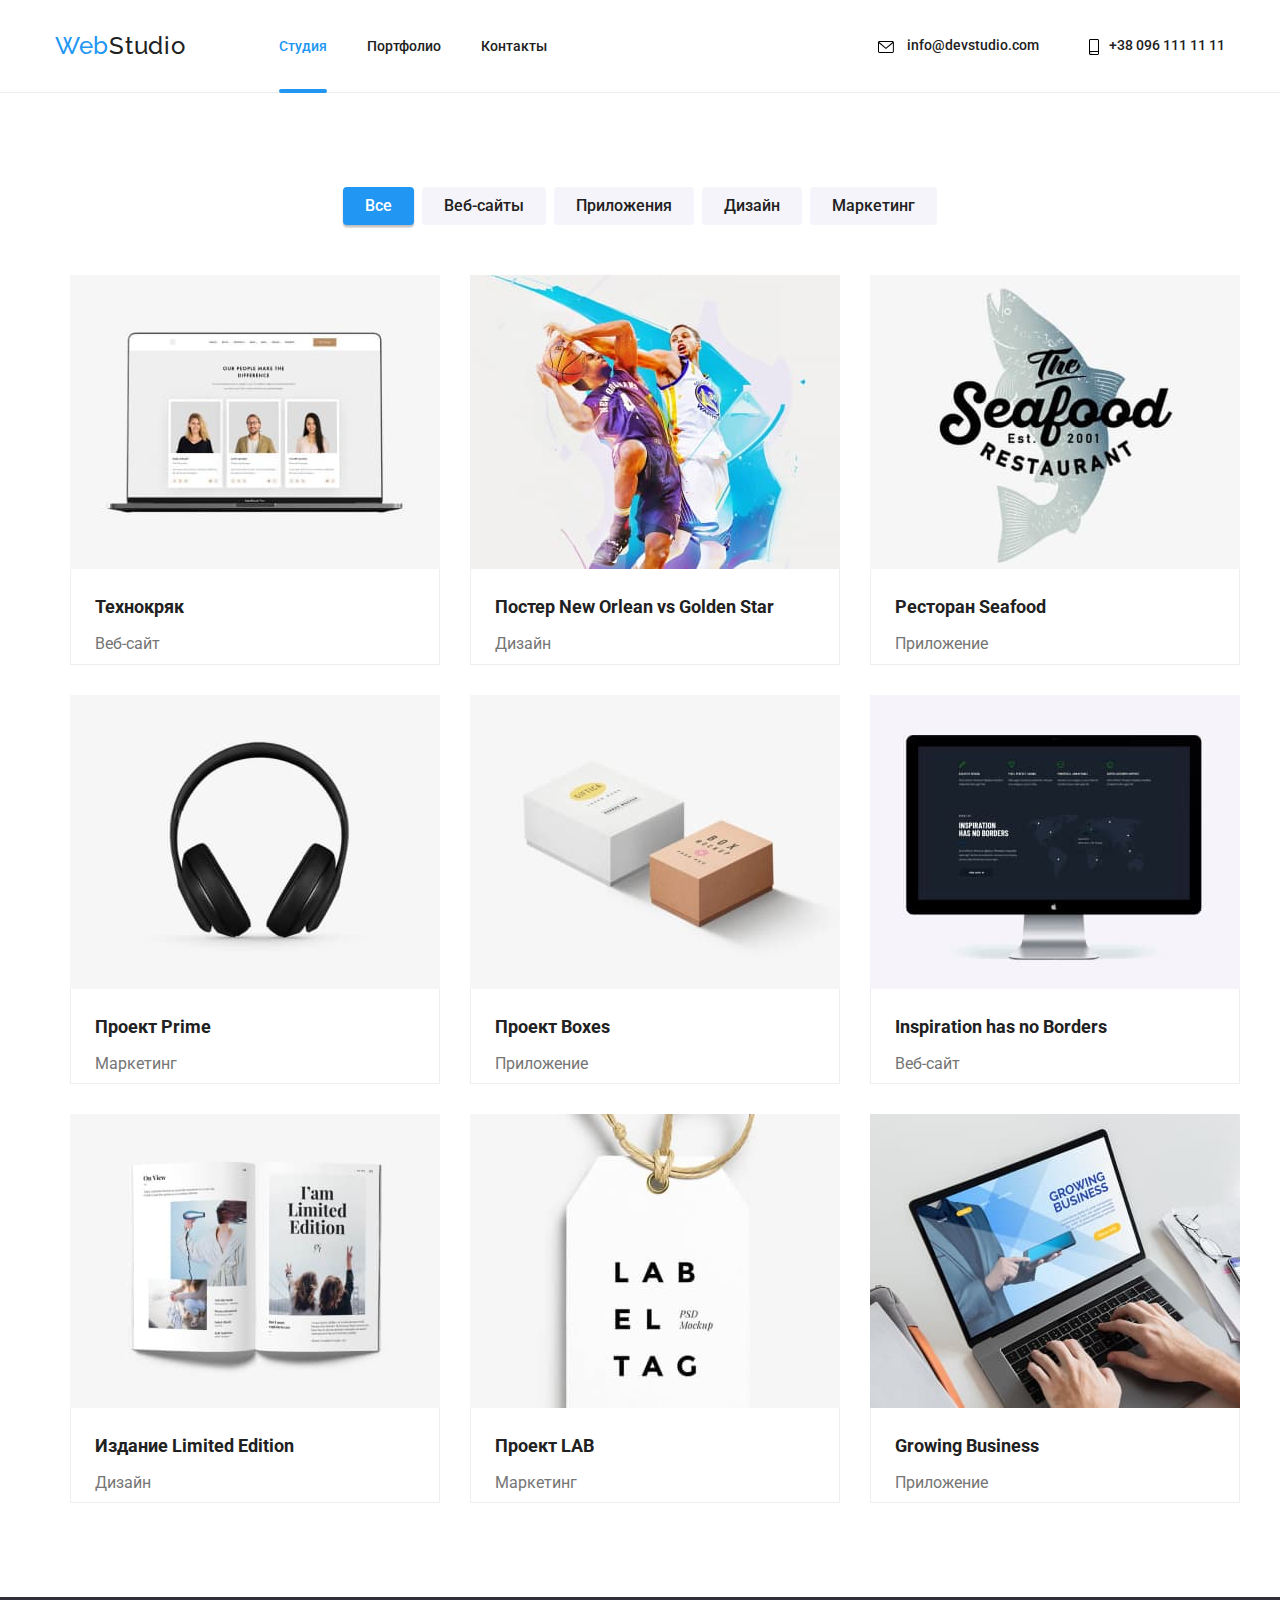
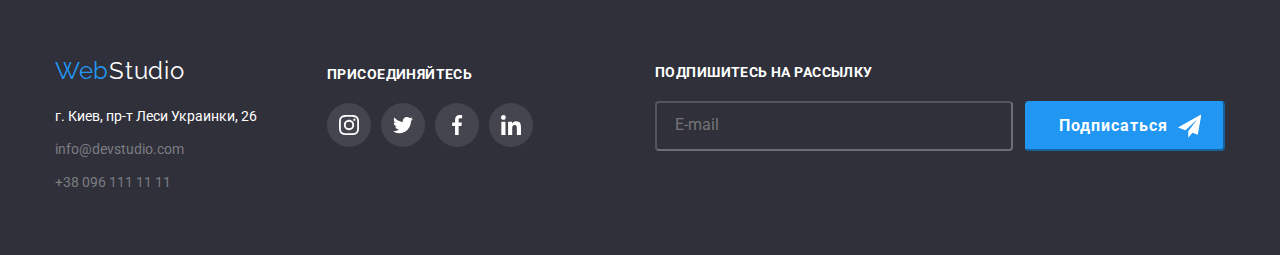
<file: portfolio.html>
<!DOCTYPE html>
<html lang="ru">

<head>
    <meta charset="UTF-8">
    <meta http-equiv="X-UA-Compatible" content="IE=edge">
    <meta name="viewport" content="width=device-width, initial-scale=1.0">
    <link rel="stylesheet" href="https://cdnjs.cloudflare.com/ajax/libs/modern-normalize/1.1.0/modern-normalize.min.css">
    <link rel="preconnect" href="https://fonts.googleapis.com">
    <link rel="preconnect" href="https://fonts.gstatic.com" crossorigin>
    <link href="https://fonts.googleapis.com/css2?family=Raleway:wght@700&family=Roboto:wght@400;500;700;900&display=swap"
        rel="stylesheet">
    <link rel="stylesheet" href="./css/style.css">
    <title>Домешнее задание №2</title>
</head>

<body>
  <!-- header -->

    <header class="page-header">
        <div class="container container__flex">
            <a href="https://vitalii-dzoma.github.io/goit-markup-hw-01/" class="header-link"><span
                    class="web-logo">Web</span>Studio</a>
            <nav class="navigation">
                <ul class="navigation-list">
                    <li class="navigation-item"><a href="" class="navigation-link navigation-link__current">Студия</a></li>
                    <li class="navigation-item"><a href="./portfolio.html" class="navigation-link">Портфолио</a></li>
                    <li class="navigation-item"><a href="" class="navigation-link">Контакты</a></li>
                </ul>
            </nav>
            <ul class="page-header__list">
                <li class="page-header__item"><a href="mailto:info@devstudio.com" class="page-header__link">
                        <svg class="page-header__icon" width="16px" height="12px">
                            <use href="./images/icons.svg#icon-envelope"></use>
                        </svg> info@devstudio.com</a>
                </li>
                <li class="page-header__item"><a href="tel:+380961111111" class="page-header__link"><svg
                            class="page-header__icon" width="10px" height="16px">
                            <use href="./images/icons.svg#icon-smartphone"></use>
                        </svg>+38 096 111 11 11</a></li>
            </ul>
        </div>
    </header>
<!-- main -->
    <main>
        <!-- section -->
        <section class="section-portfolio">
            <div class="container">
            <h1 class="visually-hidden">Работы</h1>
                <ul class="section-portfolio__list">
                    <li class="section-portfolio__item"><button type="button" class="portfolio-btn portfolio-btn__current">Все</button></li>
                    <li class="section-portfolio__item"><button type="button" class="portfolio-btn">Веб-сайты</button></li>
                    <li class="section-portfolio__item"><button type="button" class="portfolio-btn">Приложения</button></li>
                    <li class="section-portfolio__item"><button type="button" class="portfolio-btn">Дизайн</button></li>
                    <li class="section-portfolio__item"><button type="button" class="portfolio-btn">Маркетинг</button></li>
                </ul>
            <ul class="section-portfolio__wrapper">
                <li class="section-portfolio__card">
                    <a href="" class="section-portfolio__link">
                    <div class="portfolio-wrapper">
                    
                    <img src="./images/portfolio1.jpg" width="370" height="294" alt="Пример веб-сайта">
                    <p class="portfolio-text">Технокряк это современная площадка распространения коронавируса. Компании используют эту платформу для цифрового
                    шпионажа и атак на защищённые сервера конкурентов.</p>
                    
                    </div>
                    <div class="item-container">
                        <h2 class="item-title">Технокряк</h2>
                    <p class="item-text">Веб-сайт</p>
                    </div>
                    </a>
                    
                    
                </li>
                <li class="section-portfolio__card">
                    <a href="" class="section-portfolio__link">
                    <div class="portfolio-wrapper">
                    
                    <img src="./images/portfolio2.jpg"  alt="Баскетбол">
                    <p class="portfolio-text">Технокряк это современная площадка распространения коронавируса. Компании используют эту
                      платформу для цифрового
                     шпионажа и атак на защищённые сервера конкурентов.</p>
                    
                    </div>
<div class="item-container">
                    <h2 class="item-title">Постер New Orlean vs Golden Star</h2>
                    <p class="item-text">Дизайн</p>
                    </div>
                    </a>
                </li>
                <li class="section-portfolio__card">
                    <a href="" class="section-portfolio__link">
                    <div class="portfolio-wrapper">
                    
                    <img src="./images/portfolio3.jpg" width="370" height="294" alt="Ресторан морепродуктов">
                    <p class="portfolio-text">Технокряк это современная площадка распространения коронавируса. Компании используют эту
                      платформу для цифрового
                     шпионажа и атак на защищённые сервера конкурентов.</p>
                    
                    </div>
<div class="item-container">
                    <h2 class="item-title">Ресторан Seafood</h2>
                    <p class="item-text">Приложение</p>
                    </div>
                    </a>
                </li>
                <li class="section-portfolio__card">
                    <a href="" class="section-portfolio__link">
                    <div class="portfolio-wrapper">
                    
                    <img src="./images/portfolio4.jpg" width="370" height="294" alt="Наушники">
                    <p class="portfolio-text">Технокряк это современная площадка распространения коронавируса. Компании используют эту
                      платформу для цифрового
                     шпионажа и атак на защищённые сервера конкурентов.</p>
                    
                    </div>
<div class="item-container">
                    <h2 class="item-title">Проект Prime</h2>
                    <p class="item-text">Маркетинг</p>
                    </div>
                    </a>
                </li>
                <li class="section-portfolio__card">
                    <a href="" class="section-portfolio__link">
                    <div class="portfolio-wrapper">
                    
                    <img src="./images/portfolio5.jpg" width="370" height="294" alt="Коробки">
                    <p class="portfolio-text">Технокряк это современная площадка распространения коронавируса. Компании используют эту
                      платформу для цифрового
                     шпионажа и атак на защищённые сервера конкурентов.</p>
                    
                    </div>
<div class="item-container">
                    <h2 class="item-title">Проект Boxes</h2>
                    <p class="item-text">Приложение</p>
                    </div>
                    </a>
                </li>
                <li class="section-portfolio__card">
                    <a href="" class="section-portfolio__link">
                    <div class="portfolio-wrapper">
                    
                    <img src="./images/portfolio6.jpg" width="370" height="294" alt="Монитор iMac">
                    <p class="portfolio-text">Технокряк это современная площадка распространения коронавируса. Компании используют эту
                      платформу для цифрового
                     шпионажа и атак на защищённые сервера конкурентов.</p>
                    
                    </div>
<div class="item-container">
                    <h2 class="item-title">Inspiration has no Borders</h2>
                    <p class="item-text">Веб-сайт</p>
                    </div>
                    </a>
                </li>
                <li class="section-portfolio__card">
                    <a href="" class="section-portfolio__link">
                    <div class="portfolio-wrapper">
                    
                    <img src="./images/portfolio7.jpg" width="370" height="294" alt="Открытая книга">
                    <p class="portfolio-text">Технокряк это современная площадка распространения коронавируса. Компании используют эту
                      платформу для цифрового
                     шпионажа и атак на защищённые сервера конкурентов.</p>
                    
                    </div>
<div class="item-container">
                    <h2 class="item-title">Издание Limited Edition</h2>
                    <p class="item-text">Дизайн</p>
                    </div>
                    </a>
                </li>
                <li class="section-portfolio__card">
                    <a href="" class="section-portfolio__link">
                    <div class="portfolio-wrapper">
                    
                    <img src="./images/portfolio8.jpg" width="370" height="294" alt="Лейблтаг">
                    <p class="portfolio-text">Технокряк это современная площадка распространения коронавируса. Компании используют эту
                      платформу для цифрового
                     шпионажа и атак на защищённые сервера конкурентов.</p>
                    
                    </div>
<div class="item-container">
                    <h2 class="item-title">Проект LAB</h2>
                    <p class="item-text">Маркетинг</p>
                    </div>
                    </a>
                </li>
                <li class="section-portfolio__card">
                    <a href="" class="section-portfolio__link">
                    <div class="portfolio-wrapper">
                    
                    <img src="./images/portfolio9.jpg" width="370" height="294" alt="Имитация печати на клавиатуре">
                    <p class="portfolio-text">Технокряк это современная площадка распространения коронавируса. Компании используют эту
                      платформу для цифрового
                     шпионажа и атак на защищённые сервера конкурентов.</p>
                    
                    </div>
<div class="item-container">
                    <h2 class="item-title">Growing Business</h2>
                    <p class="item-text">Приложение</p>
                    </div>
                    </a>
                </li>
            </ul>
            </div>
        </section>
    </main>
<!-- footer -->
    <footer class="footer">
        <div class="page-footer">
            <div>
                <a href="https://vitalii-dzoma.github.io/goit-markup-hw-01/" class="footer-link__decorated"><span
                        class="web-logo">Web</span>Studio</a>
                <address class="footer-address">
                    <p class="footer-location">
                        г. Киев, пр-т Леси Украинки, 26
                    </p>
                    <ul class="footer-list">
                        <li class="footer-item"><a href="mailto:info@devstudio.com"
                                class="footer-link">info@devstudio.com</a></li>
                        <li class="footer-item"><a href="tel:+380961111111" class="footer-link">+38 096 111 11 11</a></li>
                    </ul>
                </address>
            </div>
            <!-- social links -->
    
            <div class="social">
                <p class="social-text">присоединяйтесь</p>
                <ul class="social-list">
                    <li class="social-item">
                        <a href="" class="social-link">
                            <svg class="footer-logo" width="20px" height="20px">
                                <use href="./images/icons.svg#icon-instagram-2"></use>
                            </svg>
                        </a>
                    </li>
                    <li class="social-item">
                        <a href="" class="social-link">
                            <svg class="footer-logo" width="20px" height="20px">
                                <use href="./images/icons.svg#icon-twitter-1"></use>
                            </svg>
                        </a>
                    </li>
                    <li class="social-item">
                        <a href="" class="social-link">
                            <svg class="footer-logo" width="20px" height="20px">
                                <use href="./images/icons.svg#icon-facebook-1"></use>
                            </svg>
                        </a>
                    </li>
                    <li class="social-item">
                        <a href="" class="social-link">
                            <svg class="footer-logo" width="20px" height="20px">
                                <use href="./images/icons.svg#icon-linkedin-1"></use>
                            </svg>
                        </a>
                    </li>
                </ul>
            </div>
            <!-- subscribe -->
            <div class="subscribe">
                <p class="social-text">подпишитесь на рассылку</p>
                <div class="footer-form">
                    <form action="" class="subscribe-form">
                        <label for="email" class="subsribe-label">
                            <input type="email" name="email" class="subscribe-input" autocomplete="off"
                                placeholder="E-mail">
                        </label>
                    </form>
                    <button class="button subscribe-button" type="submit"><span class="button-text">Подписаться</span><svg
                            class="footer-icon" width="24px" height="24px">
                            <use href="./images/icons.svg#icon-icon-send"></use>
                        </svg>
                    </button>
                </div>
            </div>
        </div>
    </footer>
</body>

</html>
</file>
<file: css/style.css>
body {
  font-family: Roboto, sans-serif;
  color: var(--primary-text-color);
  box-sizing: border-box;
}

/* цвет основного текста #212121 */
/* вторичный цвет текста #757575 */
/* цвет фона #E5E5E5 */
/* акцент #2196F3 */
/* цвет ссылок в футере color: rgba(255, 255, 255, 0.6);*/

:root {
  --primary-text-color: #212121;
  --primary-backround-color: #ffffff;
  --secondary-text-color: #757575;
  --social-icon-color: #afb1b8;
  --backround-color: #e5e5e5;
  --accent-color: #2196f3;
  --secondary-background-color: #f5f4fa;
  --footer-link-color: rgba(255, 255, 255, 0.6);
  --footer-color: #2f303a;
  --large-font-weight: 900;
  --bold-font-weight: 700;
  --medium-font-weight: 500;
  --title-line-height: 1.17;
  --text-line-height: 1.71;
}

/* Утилиты */

h1,
h2,
h3,
p,
.list {
  margin: 0;
  padding: 0;
  list-style: none;
}

.navigation-list {
  margin: 0;
  padding: 0;
  list-style: none;
}

.list.titles {
  display: flex;
  justify-content: space-between;
}

.section-third__list {
  display: flex;
  justify-content: space-between;
  margin: 0;
  padding: 0;
  list-style: none;
}
/* .navigation-list.titles {
  display: flex;
  justify-content: space-between;
} */
/* header */
.page-header {
  line-height: var(--title-line-height);
  font-weight: var(--medium-font-weight);
  border-bottom: 1px solid #ececec;
}
/* logo */
.list.address .link-address {
  padding-top: 32px;
  padding-bottom: 32px;
}

.page-header__link {
  display: block;
  color: var(--primary-text-color);
  font-size: 14px;
  text-decoration: none;

  transition: color 250ms cubic-bezier(0.4, 0, 0.2, 1);
  padding-top: 32px;
  padding-bottom: 32px;
}

.footer-link__decorated {
  display: block;
  color: var(--primary-text-color);
  text-decoration: none;
  font-family: Raleway, sans-serif;
  font-size: 24px;
  letter-spacing: 0.03em;
  line-height: 1.19;
  margin-bottom: 20px;
  padding: 0;
  color: var(--primary-backround-color);
  transition: color 250ms cubic-bezier(0.4, 0, 0.2, 1);
}
.header-link {
  display: block;
  color: var(--primary-text-color);
  text-decoration: none;

  transition: color 250ms cubic-bezier(0.4, 0, 0.2, 1);

  font-family: Raleway, sans-serif;
  font-size: 24px;
  letter-spacing: 0.03em;
  line-height: 1.19;
  padding: 25px 0;
}

/* .link.footer {
  font-family: Raleway, sans-serif;
  font-size: 24px;
  letter-spacing: 0.03em;
  line-height: 1.19;
  padding: 25px 0;
} */

.footer-link {
  display: block;
  color: var(--primary-text-color);
  font-size: 14px;
  text-decoration: none;
  transition: color 250ms cubic-bezier(0.4, 0, 0.2, 1);
}

/* container */
.container {
  width: 1200px;
  padding-left: 15px;
  padding-right: 15px;
  margin-left: auto;
  margin-right: auto;
  align-items: center;
}
/* контейнер с изображениями */

.titles.image {
  margin-bottom: 50px;
}

.section-third__title {
  margin: 0;
  margin-bottom: 50px;
  font-size: 36px;
  text-align: center;
}

.section-team__list {
  display: flex;
  justify-content: space-around;
  margin: 0;
  padding: 0;
  list-style: none;
}

.titles.surnames {
  /* padding-top: 94px; */
  margin-bottom: 50px;
}

.section-team__title {
  font-size: 36px;
  text-align: center;
  margin: 0;
  margin-bottom: 50px;
}

.navigation {
  margin-left: 93px;
}
/* main nav */

.web-logo {
  color: var(--accent-color);
  transition: color 250ms cubic-bezier(0.4, 0, 0.2, 1);
}
.container__flex {
  display: flex;
}
.navigation-list {
  display: flex;
}

.page-header__list {
  display: flex;
  margin-left: auto;
  list-style: none;
  font-style: normal;
  line-height: var(--text-line-height);
  padding: 0;
  margin-top: 0;
  margin-bottom: 0;
}

.page-header__item:last-child {
  margin-left: 50px;
}

.navigation-item:not(:last-child) {
  margin-right: 40px;
}

/* hero */
.hero {
  max-width: 1600px;
  padding-left: 15px;
  padding-right: 15px;
  margin: 0 auto;
  text-align: center;
  background-color: var(--footer-color);
  background-image: linear-gradient(to right, #2f303a66 40%, #2f303a66 60%), url(../images/img.jpg);
  padding: 200px 0px;
  transition: background-color 250ms cubic-bezier(0.4, 0, 0.2, 1);
}
/* h1 */
.hero-title {
  font-size: 44px;
  text-align: center;
  color: var(--primary-backround-color);
  text-transform: uppercase;
  margin-bottom: 30px;

  line-height: 1.36;
  font-weight: var(--large-font-weight);

  transition: color 250ms cubic-bezier(0.4, 0, 0.2, 1);
}
.titles {
  font-size: 36px;
  text-align: center;
  margin: 0;
}

/* image names */
.desc {
  text-align: center;
  padding: 30px 32px 30px 32px;
}

/* .item.team {
  background: white;
  box-shadow: 0px 1px 3px rgba(0, 0, 0, 0.12), 0px 1px 1px rgba(0, 0, 0, 0.14),
    0px 2px 1px rgba(0, 0, 0, 0.2);
  border-radius: 0px 0px 4px 4px;
  transition: color 250ms cubic-bezier(0.4, 0, 0.2, 1),
    background-color 250ms cubic-bezier(0.4, 0, 0.2, 1),
    box-shadow 250ms cubic-bezier(0.4, 0, 0.2, 1);
} */

.section-team__item {
  background: white;
  box-shadow: 0px 1px 3px rgba(0, 0, 0, 0.12), 0px 1px 1px rgba(0, 0, 0, 0.14),
    0px 2px 1px rgba(0, 0, 0, 0.2);
  border-radius: 0px 0px 4px 4px;
  transition: color 250ms cubic-bezier(0.4, 0, 0.2, 1),
    background-color 250ms cubic-bezier(0.4, 0, 0.2, 1),
    box-shadow 250ms cubic-bezier(0.4, 0, 0.2, 1);
}
/* portfolio menu flex */
/* .top.wrapper {
  display: flex;
  justify-content: center;
  padding: 0;
  margin: 0;
  list-style: none;
  margin-bottom: 50px;
}

.top.wrapper .item:not(:last-child) {
  margin-right: 8px;
} */

.section-portfolio__list {
  display: flex;
  justify-content: center;
  padding: 0;
  margin: 0;
  list-style: none;
  margin-bottom: 50px;
}

.section-portfolio__list .section-portfolio__item:not(:last-child) {
  margin-right: 8px;
}

.list.wrapper {
  display: flex;
  justify-content: center;
  flex-wrap: wrap;
  width: 1200px;
  padding-left: 15px;
  padding-right: 15px;
  margin-left: auto;
  margin-right: auto;
}

.item.wrapper .link {
  transition: box-shadow 250ms cubic-bezier(0.4, 0, 0.2, 1);
}

.item.wrapper .link:hover,
.item.wrapper .link:focus {
  box-shadow: 0px 1px 1px rgba(0, 0, 0, 0.12), 0px 4px 4px rgba(0, 0, 0, 0.06),
    1px 4px 6px rgba(0, 0, 0, 0.16);
}

.section-portfolio__link:hover,
.section-portfolio__link:focus {
  box-shadow: 0px 1px 1px rgba(0, 0, 0, 0.12), 0px 4px 4px rgba(0, 0, 0, 0.06),
    1px 4px 6px rgba(0, 0, 0, 0.16);
}
.section-portfolio__wrapper {
  margin: 0;
  padding: 0;
  display: flex;
  justify-content: center;
  flex-wrap: wrap;
  width: 1200px;
  padding-left: 15px;
  padding-right: 15px;
  margin-left: auto;
  margin-right: auto;

  list-style: none;
}

.section-portfolio__wrapper:nth-child(3n) {
  margin-right: 0;
}

.section-portfolio__link {
  display: block;
  color: var(--primary-text-color);
  font-size: 14px;
  text-decoration: none;
  transition: color 250ms cubic-bezier(0.4, 0, 0.2, 1);
  transition: box-shadow 250ms cubic-bezier(0.4, 0, 0.2, 1);
}

.section-portfolio__link:hover,
.section-portfolio__link:focus {
  box-shadow: 0px 1px 1px rgba(0, 0, 0, 0.12), 0px 4px 4px rgba(0, 0, 0, 0.06),
    1px 4px 6px rgba(0, 0, 0, 0.16);
}
.section-portfolio__card {
  margin-right: 30px;
  margin-bottom: 30px;
}

/* portfolio-text */

.portfolio-wrapper {
  position: relative;
  /* overflow: hidden; */
}

.portfolio-text {
  position: absolute;
  font-size: 18px;
  line-height: 28px;
  letter-spacing: 0.03em;
  margin: 0;
  padding: 62px 24px;
  z-index: 99;

  /* transform: translateY(0%); */

  opacity: 0;
  transition: opacity 250ms cubic-bezier(0.4, 0, 0.2, 1), color 250ms cubic-bezier(0.4, 0, 0.2, 1);
}
.item.wrapper:hover .portfolio-text,
.link:focus .portfolio-text,
.item.wrapper:hover .portfolio-wrapper::after,
.link:focus .portfolio-wrapper::after {
  transform: translateY(-100%);
  opacity: 1;
  transition: transform 250ms cubic-bezier(0.4, 0, 0.2, 1);
  color: var(--primary-backround-color);
}
.section-portfolio__card:hover .portfolio-text,
.section-portfolio__link:focus .portfolio-text,
.section-portfolio__card:hover .portfolio-wrapper::after,
.section-portfolio__link:focus .portfolio-wrapper::after {
  transform: translateY(-100%);
  opacity: 1;
  transition: transform 250ms cubic-bezier(0.4, 0, 0.2, 1);
  color: var(--primary-backround-color);
}

.portfolio-wrapper {
  overflow: hidden;
}

.portfolio-wrapper::after {
  position: absolute;
  content: '';
  width: 100%;
  height: 100%;
  background-color: rgba(33, 150, 243, 0.9);
  transition: background-color 250ms cubic-bezier(0.4, 0, 0.2, 1);
  transform: translateY(0%);
  /* opacity: 0; */
  z-index: 0;
}

/* backdrop */

.backdrop {
  position: fixed;
  top: 0;
  left: 0;
  width: 100%;
  height: 100%;
  background-color: rgba(0, 0, 0, 0.2);
  opacity: 1;
  transition: opacity 250ms cubic-bezier(0.4, 0, 0.2, 1),
    background-color 250ms cubic-bezier(0.4, 0, 0.2, 1);
}

.backdrop.is-hidden {
  opacity: 0;
  pointer-events: none;
}

.backdrop.is-hidden .modal {
  transform: scale(1.1) translate(-50%, -50%);
  transition: transform 250ms cubic-bezier(0.4, 0, 0.2, 1);
}

.modal {
  position: absolute;
  top: 50%;
  left: 50%;
  padding: 40px;
  min-height: 581px;
  min-width: 528px;

  background-color: var(--primary-backround-color);

  transform: scale(0.9) translate(-50%, -50%);

  transition: transform 250ms cubic-bezier(0.4, 0, 0.2, 1),
    background-color 250ms cubic-bezier(0.4, 0, 0.2, 1);
}

/* modal form */
.modal-title {
  font-weight: bold;
  font-size: 20px;
  line-height: 23px;
  text-align: center;
  letter-spacing: 0.03em;
  margin-bottom: 30px;
}
.modal-form {
  width: 448px;
  display: flex;
  flex-direction: column;
  margin: 0 auto;
}
.modal-wrapper:nth-child(-n + 3) {
  margin-bottom: 30px;
}

.modal-wrapper:nth-child(4) {
  margin-bottom: 20px;
}

.modal-wrapper:last-child {
  display: flex;
  justify-content: flex-end;
}

.modal-input[placeholder='Введите текст'] {
  position: relative;
  min-height: 120px;
  transition: border-color 250ms cubic-bezier(0.4, 0, 0.2, 1);
}

.modal-input::placeholder {
  position: absolute;
  left: 0;
  top: 0;
  transform: translate(15px, 10px);
}

.modal-wrapper {
  position: relative;
}
.modal-input {
  position: relative;
  min-height: 40px;
  display: block;
  width: 100%;
  padding-left: 42px;
  cursor: pointer;
  border: 1px solid rgba(33, 33, 33, 0.2);
  border-radius: 4px;
  transition: border-color 250ms cubic-bezier(0.4, 0, 0.2, 1);
}

.modal-input:focus,
.modal-input:hover,
.close:hover .modal-close,
.close:focus .modal-close {
  border: 1px solid var(--accent-color);
  outline: transparent;
  fill: var(--accent-color);
}

.modal-label > .modal-input:focus + .modal-item,
.modal-label > .modal-input:hover + .modal-item {
  fill: var(--accent-color);
}

.modal-label {
  transition: border-color 250ms cubic-bezier(0.4, 0, 0.2, 1);
}

.modal-text {
  position: absolute;
  top: 0;
  left: 0;
  transform: translateY(-15px);
  font-size: 12px;
  line-height: 14px;
  letter-spacing: 0.01em;

  color: var(--secondary-text-color);
  transition: color 250ms cubic-bezier(0.4, 0, 0.2, 1);
}

.modal-item,
.modal-close {
  position: absolute;
  top: 0;
  left: 0;
  transform: translate(15px, 12px);
}
.modal-close {
  transform: translate(0);
  cursor: pointer;
  border-color: rgba(0, 0, 0, 0.1);
  transition: fill 250ms cubic-bezier(0.4, 0, 0.2, 1),
    border-color 250ms cubic-bezier(0.4, 0, 0.2, 1);
}

.close:hover .modal-close,
.close:focus .modal-close {
  fill: var(--accent-color);
}

.modal-icon {
  position: absolute;
  top: 0;
  left: 0;
  border-radius: 2px;
}

.modal-checkbox {
  position: relative;
}

.checkbox-label::after {
  position: absolute;
  content: '';
  left: 0;
  top: 0;
  transform: translate(18px, 5px);
  width: 16px;
  height: 15px;
  border: 2px solid var(--primary-text-color);
  border-radius: 4px;
  transition: border-color 250ms cubic-bezier(0.4, 0, 0.2, 1);
}

.modal-checkbox:checked ~ .checkbox-label::after {
  border: 1px solid var(--accent-color);
  background-image: url(../images/check.svg);
  background-size: contain;
  background-color: var(--accent-color);
  transition: border-color 250ms cubic-bezier(0.4, 0, 0.2, 1),
    backgroung-color 250ms cubic-bezier(0.4, 0, 0.2, 1);
}

.modal-button {
  width: 200px;
  margin-left: auto;
  margin-right: auto;

  cursor: pointer;

  transition: box-shadow 250ms cubic-bezier(0.4, 0, 0.2, 1);
}

.modal-button:hover,
.modal-button:focus {
  box-shadow: 0px 3px 1px rgb(0 0 0 / 10%), 0px 1px 2px rgb(0 0 0 / 8%),
    0px 2px 2px rgb(0 0 0 / 12%);
}

.modal-wrapper {
  margin-bottom: 30px;
  display: flex;
  justify-content: flex-end;
}
.modal-footer {
  position: relative;
  margin-bottom: 30px;
  display: flex;
  justify-content: flex-end;
}

.modal-link {
  color: var(--accent-color);
}

.close {
  position: absolute;
  top: 0;
  right: 0;
  width: 30px;
  height: 30px;

  background-color: var(--primary-backround-color);
  transition: background-color 250ms cubic-bezier(0.4, 0, 0.2, 1);
  border: none;
  margin-top: 8px;
  margin-right: 8px;
}

.list.wrapper .item {
  margin-right: 30px;
  margin-bottom: 30px;
}

.item-container {
  border: 1px solid #eeeeee;
  border-top: 0;
  padding: 20px 24px 4px 24px;
}

/* сетка портфолио */
.item.wrapper:nth-child(3n) {
  margin-right: 0;
}

.section-portfolio__card:nth-child(3n) {
  margin-right: 0;
}
.section-portfolio__card:nth-last-child(-n + 3) {
  margin-bottom: 0;
}
.item.wrapper:nth-last-child(-n + 3) {
  margin-bottom: 0;
}
.list.flex {
  display: flex;
}

.item.flex {
  width: 270px;
}

.list.flex .item:not(:nth-child(4)) {
  margin-right: 30px;
}

.section-title__description {
  font-size: 16px;
  margin-bottom: 10px;
  text-transform: uppercase;
}
.description-text,
.modal-policy {
  font-size: 14px;
  margin: 0;
  padding: 0;
  line-height: var(--text-line-height);
  letter-spacing: 0.03em;
}

.section-title__text {
  font-size: 14px;
  margin: 0;
  padding: 0;
  line-height: var(--text-line-height);
  letter-spacing: 0.03em;
  color: var(--secondary-text-color);
  transition: color 250ms cubic-bezier(0.4, 0, 0.2, 1);
}

.modal-input__font {
  font-size: 14px;
  margin: 0;
  padding: 0;
  line-height: var(--text-line-height);
  letter-spacing: 0.03em;
  color: var(--secondary-text-color);
  transition: color 250ms cubic-bezier(0.4, 0, 0.2, 1);
}

.titles > .item,
.img-title {
  font-size: 16px;
}
.desc-title {
  font-weight: var(--medium-font-weight);
  line-height: var(--title-line-height);
  margin-bottom: 10px;
  font-size: 16px;
}

/* section */

.section,
.section-title,
.section-portfolio {
  padding-top: 94px;
  padding-bottom: 94px;
}

.section-third {
  padding-top: 0px;
  padding-bottom: 94px;
}

.section-team {
  padding-top: 94px;
  padding-bottom: 94px;
  background-color: var(--secondary-background-color);
  transition: background-color 250ms cubic-bezier(0.4, 0, 0.2, 1);
}

.visually-hidden {
  position: absolute;
  width: 1px;
  height: 1px;
  margin: -1px;
  border: 0;
  padding: 0;

  white-space: nowrap;
  clip-path: inset(100%);
  clip: rect(0 0 0 0);
  overflow: hidden;
}

.button {
  line-height: 1.88;
  font-size: 16px;
  font-family: inherit;
  letter-spacing: 0.06em;
  transition: color 250ms cubic-bezier(0.4, 0, 0.2, 1),
    background-color 250ms cubic-bezier(0.4, 0, 0.2, 1);
  padding-top: 10px;
  padding-bottom: 10px;
  padding-left: 32px;
  padding-right: 32px;
  border-radius: 4px;
  border-color: var(--accent-color);

  color: var(--primary-backround-color);
  background-color: var(--accent-color);
  font-weight: var(--bold-font-weight);
}

.modal-button {
  line-height: 1.88;
  font-size: 16px;
  font-family: inherit;
  letter-spacing: 0.06em;
  transition: color 250ms cubic-bezier(0.4, 0, 0.2, 1),
    background-color 250ms cubic-bezier(0.4, 0, 0.2, 1);
  padding-top: 10px;
  padding-bottom: 10px;
  padding-left: 32px;
  padding-right: 32px;
  border-radius: 4px;
  border-color: var(--accent-color);

  color: var(--primary-backround-color);
  background-color: var(--accent-color);
  font-weight: var(--bold-font-weight);
}
/* .button:hover,
.button:focus {
  color: var(--accent-color);
} */

.button.primary,
.sub {
  padding-top: 10px;
  padding-bottom: 10px;
  padding-left: 32px;
  padding-right: 32px;
  border-radius: 4px;
  border-color: var(--accent-color);

  color: var(--primary-backround-color);
  background-color: var(--accent-color);
  font-weight: var(--bold-font-weight);

  transition: color 250ms cubic-bezier(0.4, 0, 0.2, 1),
    background-color 250ms cubic-bezier(0.4, 0, 0.2, 1);
}

.section-title > .list.flex {
  font-size: 14px;
  line-height: var(--text-line-height);
}

.section-title__list {
  display: flex;
  margin: 0;
  padding: 0;
  list-style: none;
  font-size: 14px;
  line-height: var(--text-line-height);
}

.section-title__item:not(:nth-child(4)) {
  margin-right: 30px;
}
.section-title__item {
  width: 270px;
}

.link {
  display: block;
  color: var(--primary-text-color);
  font-size: 14px;
  text-decoration: none;

  transition: color 250ms cubic-bezier(0.4, 0, 0.2, 1);
}

.link:hover,
.link:focus,
.section-portfolio__link:hover,
.section-portfolio__link:focus,
.link-address:hover,
.link-address:focus,
.item-footer > .link:hover,
.item-footer > .link:focus,
.footer-item:hover,
.footer-item:focus,
.footer-link__decorated:hover,
.footer-link__decorated:focus,
.footer-link:hover,
.footer-link:focus {
  color: var(--accent-color);
}

.header-link:hover,
.header-link:focus {
  color: var(--accent-color);
}

.navigation-link:hover,
.navigation-link:focus,
.page-header__link:hover,
.page-header__link:focus {
  color: var(--accent-color);
}
.navigation-link {
  display: block;
  color: var(--primary-text-color);
  font-size: 14px;
  text-decoration: none;

  transition: color 250ms cubic-bezier(0.4, 0, 0.2, 1);
  display: block;
  padding-top: 38px;
  padding-bottom: 38px;
}

.portfolio-btn {
  color: var(--primary-text-color);
  font-family: Roboto;
  font-weight: var(--medium-font-weight);
  font-size: 16px;
  cursor: pointer;
  line-height: 1.63;
  background-color: var(--secondary-background-color);
  padding: 6px 22px;
  border: var(--primary-backround-color);
  border-radius: 4px;
  transition: color 250ms cubic-bezier(0.4, 0, 0.2, 1),
    background-color 250ms cubic-bezier(0.4, 0, 0.2, 1),
    box-shadow 250ms cubic-bezier(0.4, 0, 0.2, 1);
}

.portfolio-btn__current {
  background-color: var(--accent-color);
  color: var(--primary-backround-color);
  box-shadow: 0px 3px 1px rgba(0, 0, 0, 0.1), 0px 1px 2px rgba(0, 0, 0, 0.08),
    0px 2px 2px rgba(0, 0, 0, 0.12);
  transition: color 250ms cubic-bezier(0.4, 0, 0.2, 1),
    background-color 250ms cubic-bezier(0.4, 0, 0.2, 1),
    box-shadow 250ms cubic-bezier(0.4, 0, 0.2, 1);
}

.portfolio-btn:hover,
.portfolio-btn:focus {
  background-color: var(--accent-color);
  color: var(--primary-backround-color);
  box-shadow: 0px 3px 1px rgba(0, 0, 0, 0.1), 0px 1px 2px rgba(0, 0, 0, 0.08),
    0px 2px 2px rgba(0, 0, 0, 0.12);
}
.navigation-link__current {
  position: relative;
  color: var(--accent-color);
  transition: color 250ms cubic-bezier(0.4, 0, 0.2, 1);
}
.navigation-link__current::after {
  position: absolute;
  display: inline-block;
  content: '';
  width: 100%;
  height: 4px;
  background-color: var(--accent-color);
  transition: background-color 250ms cubic-bezier(0.4, 0, 0.2, 1);
  bottom: -1px;
  left: 0;
  border-radius: 4px;
}

/* .team {
  background-color: var(--secondary-background-color);
  transition: background-color 250ms cubic-bezier(0.4, 0, 0.2, 1);
} */

.address {
  list-style: none;
  font-style: normal;
  line-height: var(--text-line-height);
}

.footer-address {
  list-style: none;
  font-style: normal;
  line-height: var(--text-line-height);
}

.description-text,
.title-text,
.item-text,
.modal-policy {
  color: var(--secondary-text-color);
  transition: color 250ms cubic-bezier(0.4, 0, 0.2, 1);
}

.desc-text {
  line-height: inherit;
  font-weight: var(--medium-font-weight);
  margin-bottom: 16px;
  color: var(--secondary-text-color);
  transition: color 250ms cubic-bezier(0.4, 0, 0.2, 1);
}

.link-address {
  text-decoration: none;
  font-size: 14px;
  display: block;
  color: var(--secondary-text-color);

  transition: color 250ms cubic-bezier(0.4, 0, 0.2, 1);
}

/* svg-icon nav */
.page-header__icon {
  margin-right: 10px;
  vertical-align: middle;
  transition: fill 250ms cubic-bezier(0.4, 0, 0.2, 1);
}

.page-header__icon:hover,
.page-header__icon:focus,
.section-title__logo:hover,
.section-title__logo:focus {
  fill: var(--accent-color);
}

.page-header__link:hover .page-header__icon,
.page-header__link:focus .page-header__icon {
  fill: var(--accent-color);
}

/* .list.clients .link:hover .section__logo,
.list.clients .link:focus .section__logo {
  fill: var(--accent-color);
} */

.section__link:hover .section__logo,
.section__link:focus .section__logo {
  fill: var(--accent-color);
}

.section__logo {
  fill: var(--social-icon-color);
  transition: fill 250ms cubic-bezier(0.4, 0, 0.2, 1);
  transition: fill 250ms cubic-bezier(0.4, 0, 0.2, 1);
}

.social-logo.labels {
  transition: fill 250ms cubic-bezier(0.4, 0, 0.2, 1);
}
.list.clients .link:hover,
.list.clients .link:focus {
  border: 1px solid var(--accent-color);
}
.section__link:hover,
.section__link:focus {
  border: 1px solid var(--accent-color);
}

.section__link

/* svg backround 2 section */
.thumb {
  width: 270px;
  height: 120px;
  display: flex;
  justify-content: center;
  align-items: center;
  background-color: var(--secondary-background-color);
  border-radius: 4px;
  margin-bottom: 30px;
  transition: background-color 250ms cubic-bezier(0.4, 0, 0.2, 1);
}

.section-title__logo {
  transition: fill 250ms cubic-bezier(0.4, 0, 0.2, 1);
}

/* social links+logo */
.social-list {
  display: flex;
  justify-content: space-around;
  margin: 0;
  padding: 0;
  list-style: none;
}

.social-logo {
  fill: var(--social-icon-color);
  transition: fill 250ms cubic-bezier(0.4, 0, 0.2, 1);
}

/* .social-logo.footer {
  fill: var(--primary-backround-color);
  transition: fill 250ms cubic-bezier(0.4, 0, 0.2, 1);
} */
.footer-logo {
  fill: var(--primary-backround-color);
  transition: fill 250ms cubic-bezier(0.4, 0, 0.2, 1);
}

/* .social-item {
  padding: 12px;
} */
.social-logo:hover,
.social-logo:focus {
  fill: var(--primary-backround-color);
}

/* .social-item .social-link.clients {
  transition: background-color 250ms cubic-bezier(0.4, 0, 0.2, 1);
}

.social-link.clients {
  padding: 0;
  display: flex;
  justify-content: center;
  align-items: center;
} */

.social-link {
  padding: 0;
  display: flex;
  justify-content: center;
  align-items: center;
  transition: background-color 250ms cubic-bezier(0.4, 0, 0.2, 1);
}

.social-item .social-link:hover,
.social-item .social-link:focus {
  background-color: var(--accent-color);
  border-radius: 50%;

  width: 44px;
  height: 44px;
  display: flex;
  justify-content: center;
  align-items: center;
}
.social-link:hover .social-logo,
.social-link:focus .social-logo {
  fill: var(--primary-backround-color);
}
.social-item:not(:last-child) {
  margin-right: 10px;
}

/* .social-link.cover {
  background-color: var(--accent-color);
  transition: backround-color 250ms cubic-bezier(0.4, 0, 0.2, 1);
} */

.social-link {
  text-decoration: none;
  display: block;
  width: 44px;
  height: 44px;
  padding: 12px;
  border-radius: 50%;
  background-color: rgba(255, 255, 255, 0.1);
  transition: backround-color 250ms cubic-bezier(0.4, 0, 0.2, 1);
}

.social {
  margin-left: 70px;
  margin-top: 10px;
}

/* .join,
.subscribe-text {
  font-weight: bold;
  font-size: 14px;
  line-height: 1.14;
  letter-spacing: 0.03em;
  text-transform: uppercase;
  margin-bottom: 20px;
  color: #ffffff;
  transition: color 250ms cubic-bezier(0.4, 0, 0.2, 1);
} */

.social-text {
  font-weight: bold;
  font-size: 14px;
  line-height: 1.14;
  letter-spacing: 0.03em;
  text-transform: uppercase;
  margin-bottom: 20px;
  color: #ffffff;
  transition: color 250ms cubic-bezier(0.4, 0, 0.2, 1);
}
/* .link.footer {
  padding: 0;
  margin-bottom: 20px;
  color: var(--primary-backround-color);
  transition: color 250ms cubic-bezier(0.4, 0, 0.2, 1);
} */

.item-text {
  font-size: 16px;
  line-height: 1.88;
}

.item-title {
  font-size: 18px;
  line-height: 2;
  margin-bottom: 4px;
}

.item-footer > .link {
  color: #ffffff60;
  transition: color 250ms cubic-bezier(0.4, 0, 0.2, 1);
}
.footer-link {
  color: #ffffff60;
  transition: color 250ms cubic-bezier(0.4, 0, 0.2, 1);
}

.list > .item-footer:not(:last-child) {
  margin-bottom: 9px;
}

.footer-list {
  margin: 0;
  padding: 0;
  list-style: none;
}
.footer-item:not(:last-child) {
  margin-bottom: 9px;
}

.title-text {
  line-height: inherit;
  font-weight: var(--medium-font-weight);
  margin-bottom: 16px;
}
.footer-location {
  font-size: 14px;
  color: var(--primary-backround-color);
  margin-bottom: 9px;
  transition: color 250ms cubic-bezier(0.4, 0, 0.2, 1);
}
.footer {
  background-color: #2f303a;
  padding-top: 60px;
  padding-bottom: 60px;
  transition: backround-color 250ms cubic-bezier(0.4, 0, 0.2, 1);
}
.page-footer {
  width: 1200px;
  display: flex;
  padding-left: 15px;
  padding-right: 15px;
  margin-left: auto;
  margin-right: auto;
}
/* what're we doing thumb */
.job-thumb {
  position: relative;
}
.section-third__white {
  margin: 0;
  padding: 0;
  position: absolute;
  width: 370px;
  height: 70px;
  display: flex;
  justify-content: center;
  align-items: center;
  bottom: 0;
  text-align: center;
  color: var(--primary-backround-color);
  background-color: rgba(47, 48, 58, 0.8);
  transition: backround-color 250ms cubic-bezier(0.4, 0, 0.2, 1),
    color 250ms cubic-bezier(0.4, 0, 0.2, 1);
}
.section-third__description {
  font-size: 14px;
  margin: 0;
  padding: 0;
  line-height: var(--text-line-height);
  letter-spacing: 0.03em;
  text-transform: uppercase;
}

.title.portfolio {
  margin: 0;
}

img {
  display: block;
  max-width: 100%;
  height: auto;
}

/* before footer section */

.section__list {
  display: flex;
  margin: 0;
  padding: 0;
  list-style: none;
}

.section__item:not(:last-child) {
  margin-right: 30px;
}

.section__link {
  width: 170px;
  height: 92px;
  display: flex;
  justify-content: center;
  align-items: center;
  border: 1px solid var(--social-icon-color);
  border-radius: 4px;
  transition: border-color 250ms cubic-bezier(0.4, 0, 0.2, 1);
}

.list.clients {
  display: flex;
  margin: 0;
  list-style: none;
}

.list.clients .item:not(:last-child) {
  margin-right: 30px;
}
.list.clients .link {
  width: 170px;
  height: 92px;
  display: flex;
  justify-content: center;
  align-items: center;
  border: 1px solid var(--social-icon-color);
  border-radius: 4px;
  transition: border-color 250ms cubic-bezier(0.4, 0, 0.2, 1);
}

.subscribe {
  margin-left: auto;
  margin-top: 8px;
}
.footer-form {
  display: flex;
  justify-content: space-between;
}

.subscribe-button {
  width: 200px;
  height: 50px;
  padding-right: 22px;
  display: flex;
  justify-content: center;
  align-items: center;
}

.footer-icon {
  margin-left: 10px;
}

.subscribe-text {
  align-self: flex-start;
}
.subscribe-input {
  width: 358px;
  min-height: 50px;
  margin-right: 12px;
  background-color: var(--footer-color);
  border-color: rgba(255, 255, 255, 0.3);
  border-radius: 4px;
  transition: border-color 250ms cubic-bezier(0.4, 0, 0.2, 1);
}

.subscribe-input::placeholder {
  padding-left: 16px;
  font-size: 16px;
  line-height: 20px;
  letter-spacing: 0, 03em;
}
</file>
